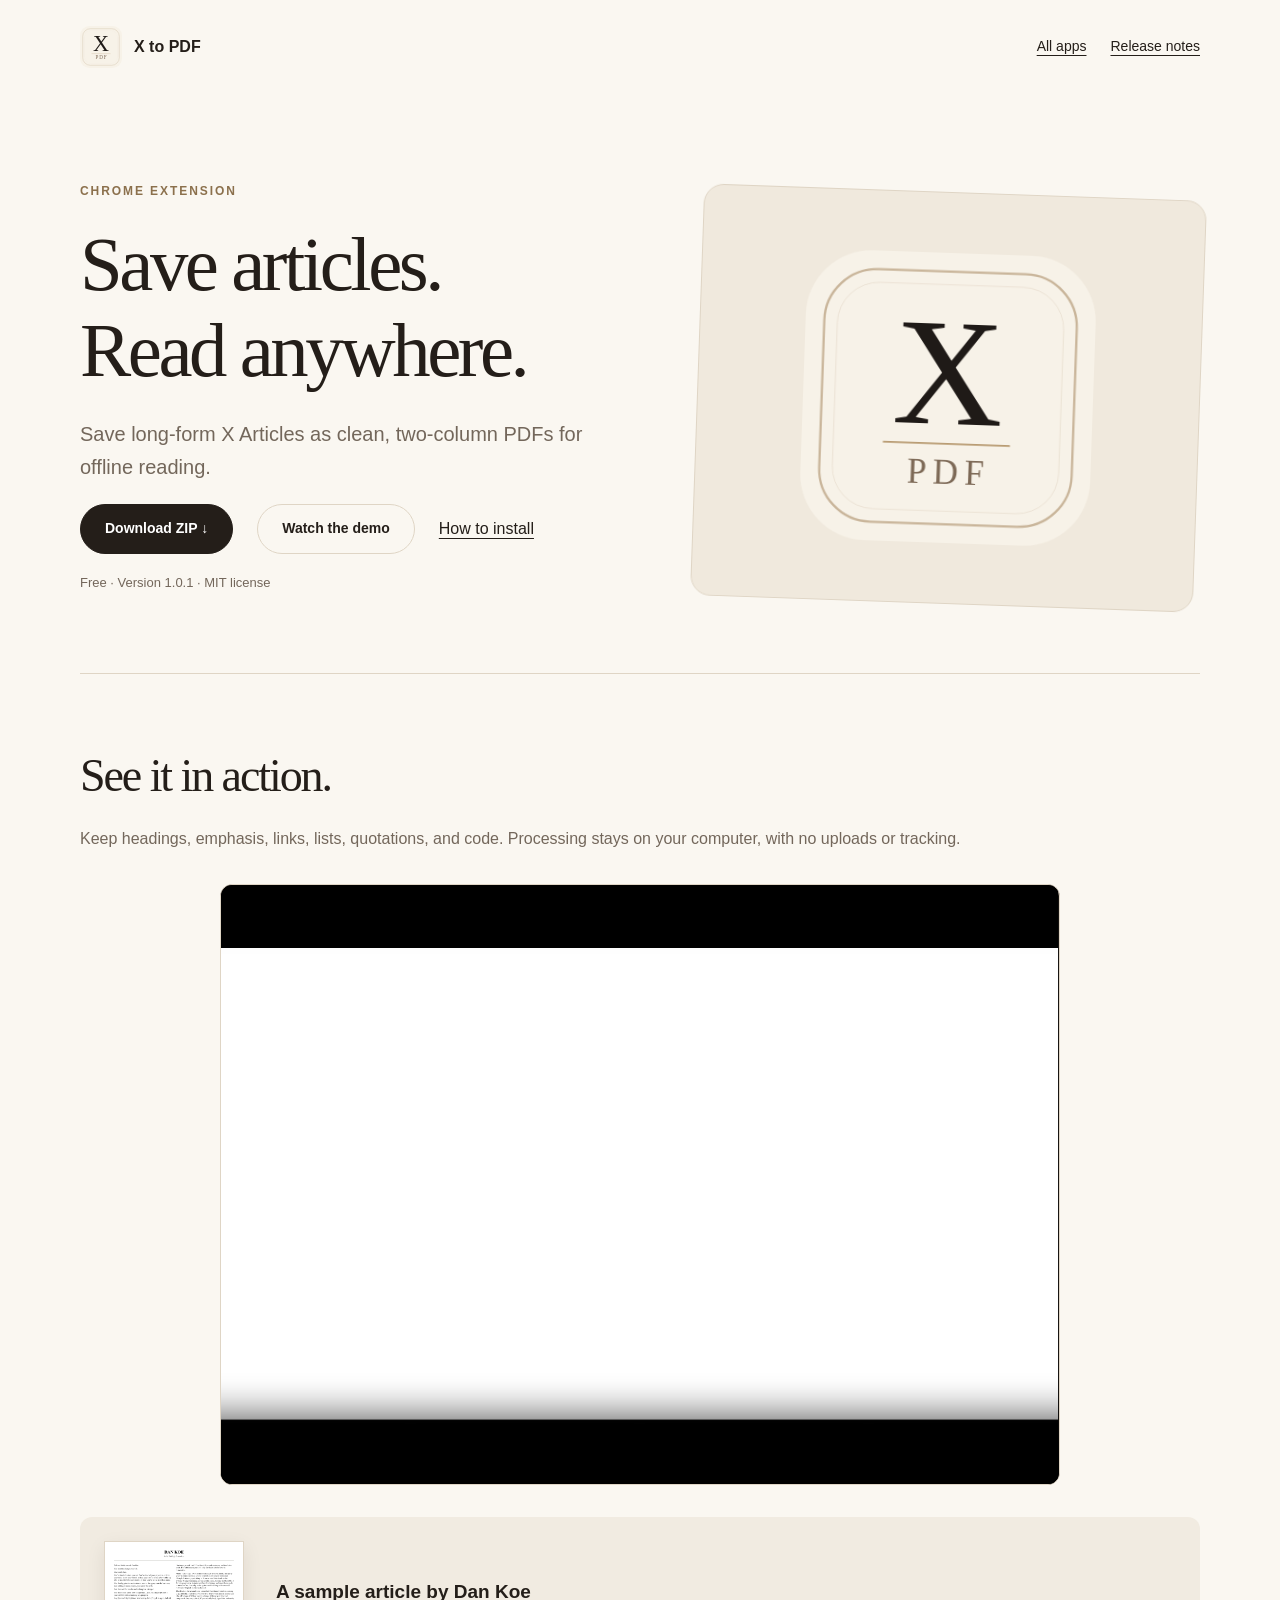
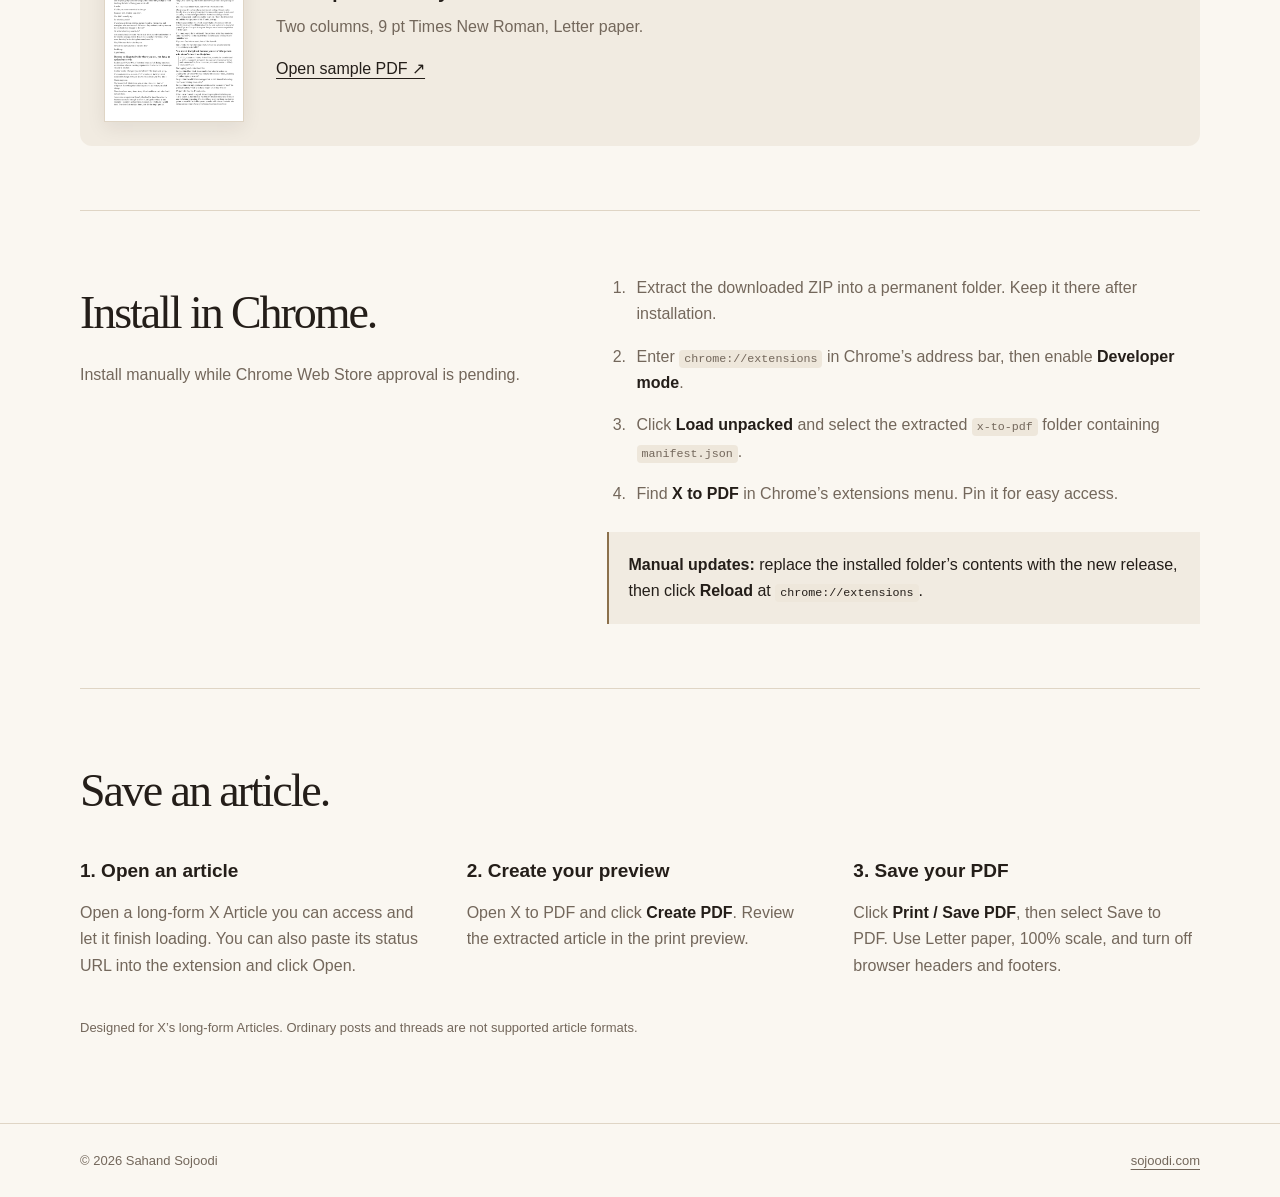
<file: web-page/index.html>
<!doctype html>
<html lang="en">
<head>
  <meta charset="utf-8">
  <meta name="viewport" content="width=device-width, initial-scale=1">
  <title>X to PDF — Save articles. Read anywhere.</title>
  <meta name="description" content="Save X Articles as clean, two-column PDFs. A free Chrome extension with local processing and no tracking.">
  <link rel="canonical" href="https://sojoodi.com/apps/XtoPDF/">
  <meta name="theme-color" content="#faf7f1">
  <meta property="og:title" content="X to PDF — Save articles. Read anywhere.">
  <meta property="og:description" content="Turn an X Article into a clean PDF for offline reading. Free, private, and simple.">
  <meta property="og:type" content="website">
  <meta property="og:url" content="https://sojoodi.com/apps/XtoPDF/">
  <link rel="icon" href="images/app-icon.svg" type="image/svg+xml">
  <link rel="stylesheet" href="styles.css">
</head>
<body>
  <a class="skip" href="#main">Skip to content</a>
  <nav class="shell" aria-label="Main navigation">
    <a class="brand" href="./"><img src="images/app-icon.svg" width="42" height="42" alt="">X to PDF</a>
    <div class="nav-links"><a href="https://sojoodi.com/apps/">All apps</a><a href="release-notes.html">Release notes</a></div>
  </nav>
  <main id="main" class="shell">
    <header class="hero">
      <div>
        <p class="eyebrow">Chrome extension</p>
        <h1>Save articles.<br>Read anywhere.</h1>
        <p class="lead">Save long-form X Articles as clean, two-column PDFs for offline reading.</p>
        <div class="actions"><a class="button primary" href="downloads/x-to-pdf-v1.0.1.zip" download>Download ZIP ↓</a><a class="button" href="#demo">Watch the demo</a><a href="#install">How to install</a></div>
        <p class="meta">Free · Version 1.0.1 · MIT license</p>
      </div>
      <div class="hero-art"><img src="images/app-icon.svg" width="1024" height="1024" alt="X to PDF: a serif X and PDF lettering framed in warm ivory and gold"></div>
    </header>
    <section id="demo" aria-labelledby="demo-title">
      <h2 id="demo-title">See it in action.</h2>
      <p class="muted">Keep headings, emphasis, links, lists, quotations, and code. Processing stays on your computer, with no uploads or tracking.</p>
      <figure class="demo-video">
        <video controls playsinline preload="metadata" width="1168" height="836" aria-label="X to PDF demonstration">
          <source src="assets/x-to-pdf-demo.webm" type="video/webm">
          <source src="assets/x-to-pdf-demo-browser.mp4" type="video/mp4">
          Your browser does not support embedded video. <a href="assets/x-to-pdf-demo-browser.mp4">Open the demo video</a>.
        </video>
      </figure>
      <div class="sample-download">
        <img class="sample-preview" src="images/sample-pdf-preview.png" alt="First-page preview of the sample PDF, showing the article’s two-column layout" loading="lazy">
        <div class="sample-details"><h3>A sample article by Dan Koe</h3><p class="muted">Two columns, 9 pt Times New Roman, Letter paper.</p><a href="assets/sample-pdf-dan-koe.pdf" target="_blank" rel="noopener">Open sample PDF ↗<span class="sr-only"> (opens in a new tab)</span></a></div>
      </div>
    </section>
    <section class="split" id="install" aria-labelledby="install-title">
      <div><h2 id="install-title">Install in Chrome.</h2><p class="muted">Install manually while Chrome Web Store approval is pending.</p></div>
      <div>
        <ol>
          <li>Extract the downloaded ZIP into a permanent folder. Keep it there after installation.</li>
          <li>Enter <code>chrome://extensions</code> in Chrome’s address bar, then enable <strong>Developer mode</strong>.</li>
          <li>Click <strong>Load unpacked</strong> and select the extracted <code>x-to-pdf</code> folder containing <code>manifest.json</code>.</li>
          <li>Find <strong>X to PDF</strong> in Chrome’s extensions menu. Pin it for easy access.</li>
        </ol>
        <div class="note"><p><strong>Manual updates:</strong> replace the installed folder’s contents with the new release, then click <strong>Reload</strong> at <code>chrome://extensions</code>.</p></div>
      </div>
    </section>
    <section aria-labelledby="use-title">
      <h2 id="use-title">Save an article.</h2>
      <div class="grid">
        <div><h3>1. Open an article</h3><p>Open a long-form X Article you can access and let it finish loading. You can also paste its status URL into the extension and click Open.</p></div>
        <div><h3>2. Create your preview</h3><p>Open X to PDF and click <strong>Create PDF</strong>. Review the extracted article in the print preview.</p></div>
        <div><h3>3. Save your PDF</h3><p>Click <strong>Print / Save PDF</strong>, then select Save to PDF. Use Letter paper, 100% scale, and turn off browser headers and footers.</p></div>
      </div>
      <p class="meta">Designed for X’s long-form Articles. Ordinary posts and threads are not supported article formats.</p>
    </section>
  </main>
  <footer><div class="shell"><span>© 2026 Sahand Sojoodi</span><a href="https://sojoodi.com/">sojoodi.com</a></div></footer>
</body>
</html>
</file>
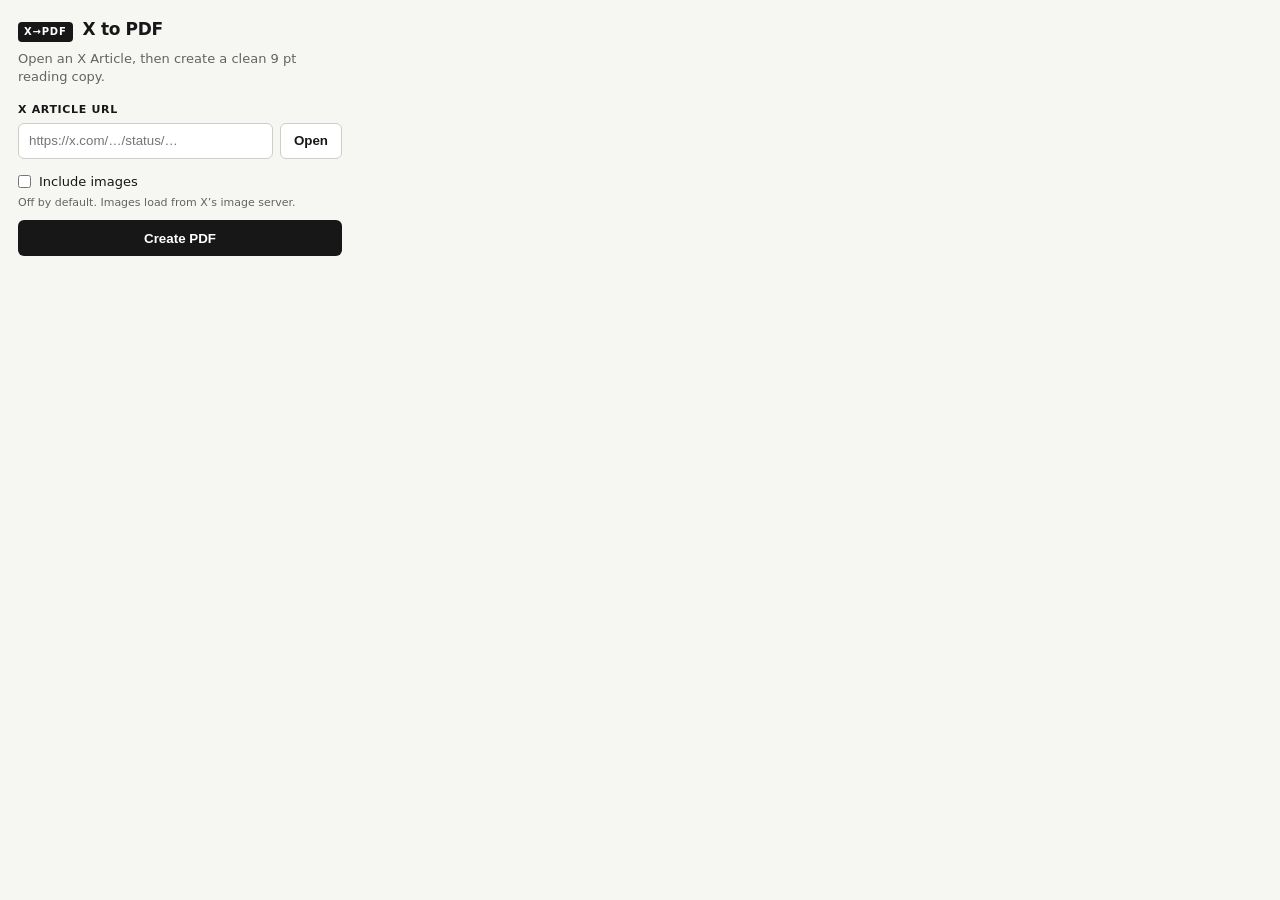
<file: popup.html>
<!doctype html>
<html lang="en">
  <head>
    <meta charset="utf-8">
    <meta name="viewport" content="width=device-width, initial-scale=1">
    <link rel="stylesheet" href="popup.css">
    <title>X to PDF</title>
  </head>
  <body>
    <main>
      <header>
        <span class="mark">X→PDF</span>
        <h1>X to PDF</h1>
      </header>
      <p class="description">Open an X Article, then create a clean 9 pt reading copy.</p>
      <label for="url">X Article URL</label>
      <div class="url-row">
        <input id="url" type="url" spellcheck="false" placeholder="https://x.com/…/status/…">
        <button id="open" class="secondary" type="button">Open</button>
      </div>
      <label class="image-option"><input id="include-images" type="checkbox"> Include images</label>
      <p class="image-help">Off by default. Images load from X’s image server.</p>
      <button id="create" class="primary" type="button">Create PDF</button>
      <p id="status" role="status" aria-live="polite"></p>
    </main>
    <script src="popup.js"></script>
  </body>
</html>
</file>
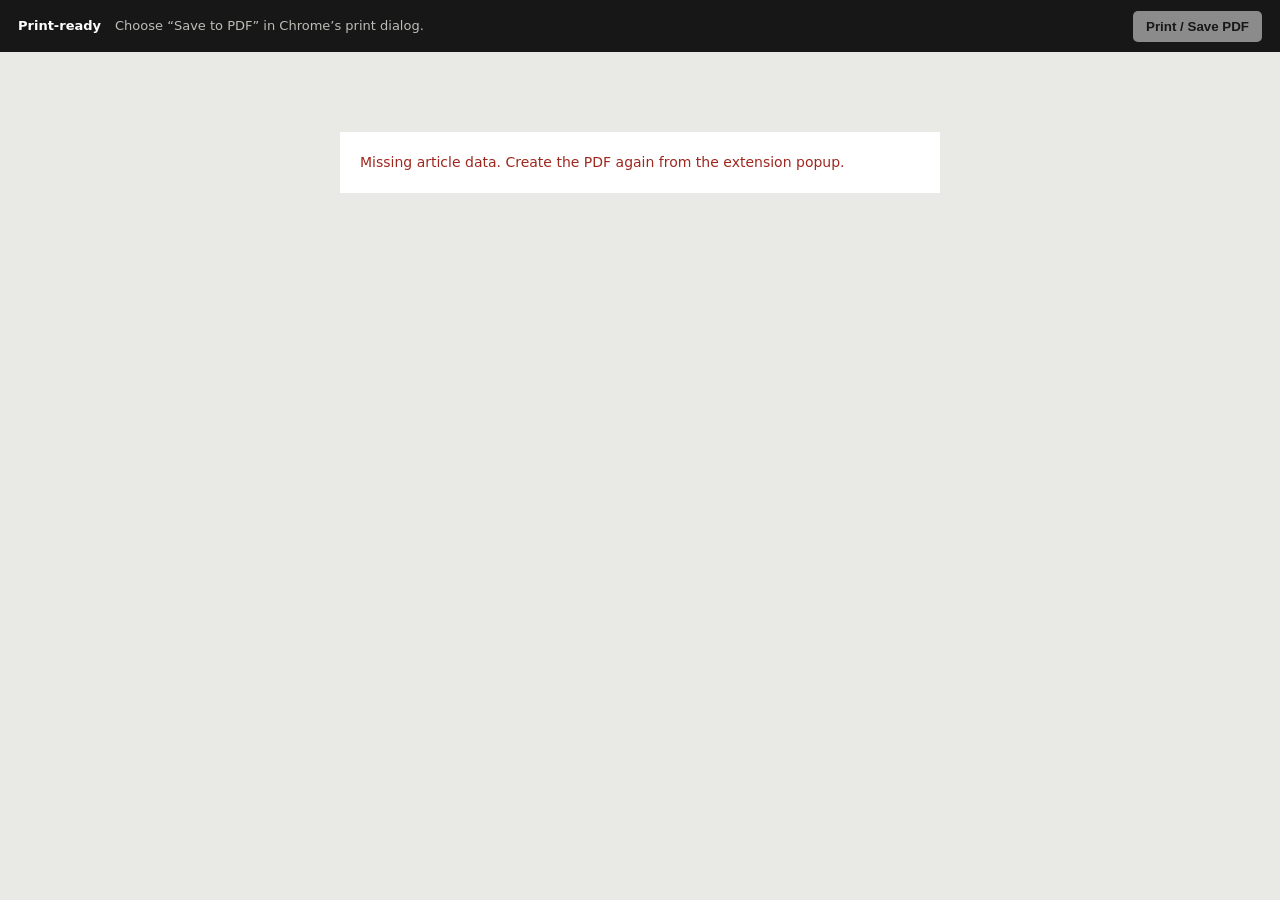
<file: print.html>
<!doctype html>
<html lang="en">
  <head>
    <meta charset="utf-8">
    <meta name="viewport" content="width=device-width, initial-scale=1">
    <link rel="stylesheet" href="print.css">
    <title>Print X Article</title>
  </head>
  <body>
    <aside class="toolbar">
      <strong>Print-ready</strong>
      <span>Choose “Save to PDF” in Chrome’s print dialog.</span>
      <button id="print">Print / Save PDF</button>
    </aside>
    <article id="document" hidden>
      <header>
        <h1 id="title"></h1>
        <p id="byline"></p>
      </header>
      <main id="content"></main>
      <footer>Original: <a id="source"></a></footer>
    </article>
    <p id="error" hidden></p>
    <script src="print.js"></script>
  </body>
</html>
</file>
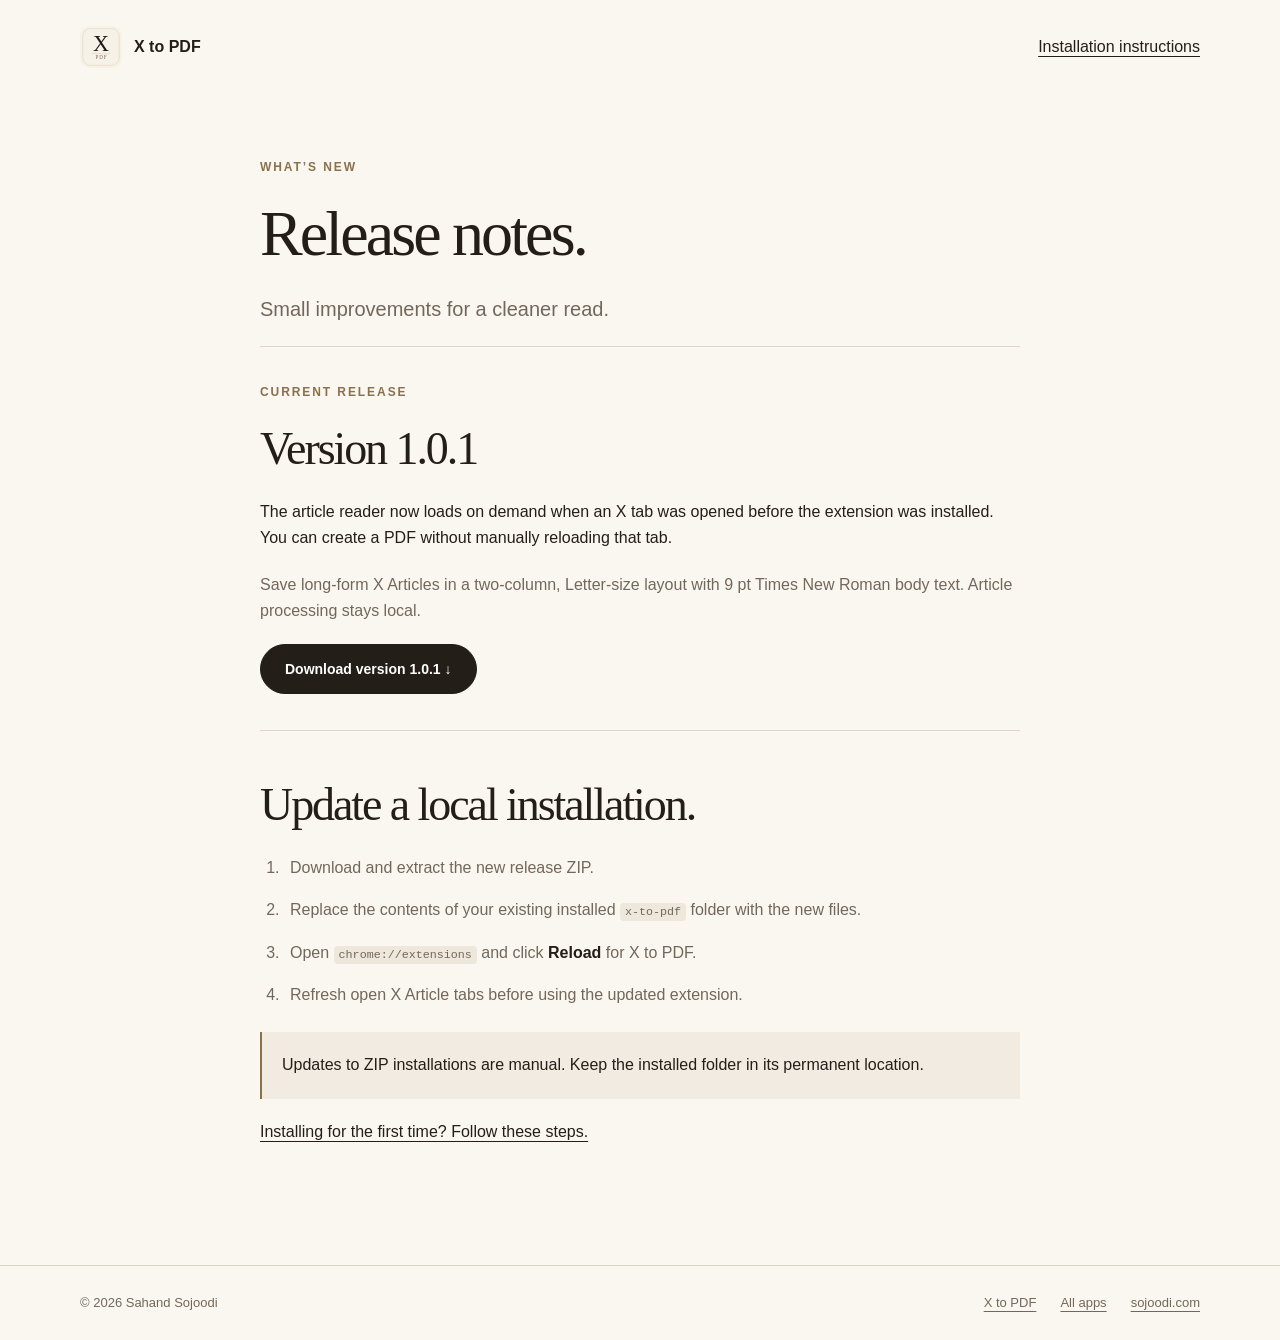
<file: web-page/release-notes.html>
<!doctype html>
<html lang="en">
<head>
  <meta charset="utf-8">
  <meta name="viewport" content="width=device-width, initial-scale=1">
  <title>Release notes — X to PDF</title>
  <meta name="description" content="X to PDF release notes, downloads, and instructions for updating your local Chrome extension.">
  <link rel="canonical" href="https://sojoodi.com/apps/XtoPDF/release-notes.html">
  <link rel="icon" href="images/app-icon.svg" type="image/svg+xml">
  <link rel="stylesheet" href="styles.css">
</head>
<body>
  <a class="skip" href="#main">Skip to content</a>
  <nav class="shell" aria-label="Main navigation"><a class="brand" href="./"><img src="images/app-icon.svg" width="42" height="42" alt="">X to PDF</a><a href="index.html#install">Installation instructions</a></nav>
  <main class="shell prose" id="main">
    <header><p class="eyebrow">What’s new</p><h1>Release notes.</h1><p class="lead">Small improvements for a cleaner read.</p></header>
    <section aria-labelledby="version-title">
      <p class="eyebrow">Current release</p><h2 id="version-title">Version 1.0.1</h2>
      <p>The article reader now loads on demand when an X tab was opened before the extension was installed. You can create a PDF without manually reloading that tab.</p>
      <p class="muted">Save long-form X Articles in a two-column, Letter-size layout with 9 pt Times New Roman body text. Article processing stays local.</p>
      <a class="button primary" href="downloads/x-to-pdf-v1.0.1.zip" download>Download version 1.0.1 ↓</a>
    </section>
    <section aria-labelledby="update-title"><h2 id="update-title">Update a local installation.</h2>
      <ol><li>Download and extract the new release ZIP.</li><li>Replace the contents of your existing installed <code>x-to-pdf</code> folder with the new files.</li><li>Open <code>chrome://extensions</code> and click <strong>Reload</strong> for X to PDF.</li><li>Refresh open X Article tabs before using the updated extension.</li></ol>
      <p class="note">Updates to ZIP installations are manual. Keep the installed folder in its permanent location.</p>
      <p><a href="index.html#install">Installing for the first time? Follow these steps.</a></p>
    </section>
  </main>
  <footer><div class="shell"><span>© 2026 Sahand Sojoodi</span><div class="nav-links"><a href="./">X to PDF</a><a href="https://sojoodi.com/apps/">All apps</a><a href="https://sojoodi.com/">sojoodi.com</a></div></div></footer>
</body>
</html>
</file>
<file: web-page/styles.css>
:root { color-scheme: light; --ink: #241e19; --muted: #73675b; --paper: #faf7f1; --line: #dfd5c5; --accent: #8b704c; }
* { box-sizing: border-box; }
html { scroll-behavior: smooth; }
body { margin: 0; background: var(--paper); color: var(--ink); font-family: -apple-system, BlinkMacSystemFont, "Segoe UI", sans-serif; line-height: 1.65; }
a { color: inherit; text-underline-offset: 4px; }
a:hover { color: var(--accent); }
a:focus-visible { outline: 3px solid var(--accent); outline-offset: 5px; }
img { display: block; max-width: 100%; height: auto; }
.shell { width: min(1120px, calc(100% - 48px)); margin-inline: auto; }
.skip { position: absolute; left: 24px; top: -80px; padding: 12px; background: white; }
.skip:focus { top: 8px; }
nav, footer .shell { display: flex; align-items: center; justify-content: space-between; gap: 24px; padding-block: 26px; }
.brand { display: inline-flex; align-items: center; gap: 12px; font-weight: 650; text-decoration: none; }
.brand img { width: 42px; height: 42px; }
.nav-links, .actions { display: flex; flex-wrap: wrap; gap: 16px 24px; align-items: center; }
.nav-links { font-size: 14px; }
.hero { padding-block: 88px 60px; display: grid; grid-template-columns: 1.1fr 1fr; align-items: center; gap: 64px; }
.eyebrow { color: var(--accent); font-size: 12px; font-weight: 700; letter-spacing: .16em; text-transform: uppercase; }
h1, h2, h3 { line-height: 1.12; font-weight: 500; }
h1, h2 { font-family: Georgia, "Times New Roman", serif; letter-spacing: -.045em; }
h1 { font-size: clamp(48px, 6vw, 78px); margin: 18px 0 24px; }
h2 { font-size: clamp(32px, 4vw, 46px); margin: 12px 0 24px; }
h3 { font-size: 19px; font-weight: 600; }
p { margin: 0 0 20px; }
.lead { font-size: 20px; color: var(--muted); max-width: 550px; }
.button { display: inline-flex; justify-content: center; align-items: center; min-height: 50px; padding: 12px 24px; border-radius: 999px; border: 1px solid var(--line); text-decoration: none; font-weight: 600; font-size: 14px; }
.primary { background: var(--ink); color: white; border-color: var(--ink); }
.primary:hover { background: #4c3c2d; color: white; }
.meta { font-size: 13px; color: var(--muted); margin-top: 18px; }
.hero-art { background: #f0e9dd; border: 1px solid var(--line); border-radius: 20px; padding: 60px; transform: rotate(2deg); }
.hero-art img { width: 100%; max-width: 290px; margin: auto; }
section { padding-block: 64px; border-top: 1px solid var(--line); scroll-margin-top: 20px; }
.grid { display: grid; grid-template-columns: repeat(3, 1fr); gap: 40px; }
.grid p, li, .muted { color: var(--muted); }
.demo-video { width: min(100%, 840px); margin: 32px auto; }
.demo-video video { display: block; width: 100%; height: auto; aspect-ratio: 292 / 209; object-fit: contain; background: #171411; border: 1px solid var(--line); border-radius: 12px; }
.sample-download { display: flex; flex-wrap: wrap; align-items: center; gap: 24px 32px; padding: 24px; background: #f1ebe1; border-radius: 12px; }
.sample-download h3 { margin: 0 0 12px; }
.sample-download p { margin: 0 0 16px; }
.sample-preview { width: 140px; height: auto; border: 1px solid var(--line); box-shadow: 0 6px 18px #241e1914; }
.sample-details { flex: 1 1 240px; }
.sr-only { position: absolute; width: 1px; height: 1px; padding: 0; margin: -1px; overflow: hidden; clip-path: inset(50%); white-space: nowrap; }
.split { display: grid; grid-template-columns: 1fr 1.3fr; gap: 70px; }
ol { padding-left: 24px; margin: 0; }
li { padding-left: 6px; margin-bottom: 16px; }
strong { color: var(--ink); }
code { font-size: .9em; background: #eee7db; padding: 2px 5px; border-radius: 4px; overflow-wrap: anywhere; }
.note { margin-top: 24px; padding: 20px; border-left: 2px solid var(--accent); background: #f1ebe1; }
.note p:last-child { margin-bottom: 0; }
footer { border-top: 1px solid var(--line); color: var(--muted); font-size: 13px; }
footer .nav-links { font-size: 13px; }
.prose { max-width: 760px; padding-block: 64px; }
.prose h1 { font-size: clamp(44px, 6vw, 64px); }
.prose section { padding-block: 36px; }
@media (max-width: 760px) {
  .hero { grid-template-columns: 1fr; gap: 40px; padding-top: 48px; }
  .hero-art { padding: 36px; transform: none; }
  .hero-art img { max-width: 190px; }
  .grid, .split { grid-template-columns: 1fr; gap: 24px; }
  footer .shell { align-items: flex-start; flex-direction: column; }
  section { padding-block: 44px; }
  nav { flex-wrap: wrap; }
}
@media (prefers-reduced-motion: reduce) { html { scroll-behavior: auto; } }
</file>
<file: popup.css>
:root {
  color-scheme: light;
  font: 13px/1.4 system-ui, sans-serif;
  color: #171717;
  background: #f6f6f3;
}

* { box-sizing: border-box; }
body { margin: 0; width: 360px; }
main { padding: 18px; }
header { display: flex; align-items: baseline; gap: 10px; }
h1 { margin: 0; font-size: 17px; letter-spacing: -0.02em; }
.mark { font: 700 10px/1 system-ui; letter-spacing: .08em; color: #fff; background: #171717; padding: 5px 6px; border-radius: 4px; }
.description { margin: 8px 0 16px; color: #64645f; }
label { display: block; margin-bottom: 5px; font-size: 11px; font-weight: 650; text-transform: uppercase; letter-spacing: .06em; }
.url-row { display: flex; gap: 7px; }
input[type="url"] { min-width: 0; flex: 1; height: 36px; padding: 0 10px; border: 1px solid #cecec8; border-radius: 6px; background: white; outline: none; }
input[type="url"]:focus { border-color: #171717; box-shadow: 0 0 0 2px #17171716; }
button { height: 36px; border-radius: 6px; font-weight: 650; cursor: pointer; }
.secondary { padding: 0 13px; border: 1px solid #cecec8; background: #fff; color: #171717; }
.primary { width: 100%; margin-top: 10px; border: 0; background: #171717; color: white; }
button:disabled { opacity: .5; cursor: wait; }
#status { min-height: 18px; margin: 10px 0 0; color: #64645f; font-size: 12px; }
#status.error { color: #a1261c; }


.image-option { display: flex; align-items: center; gap: 8px; margin: 14px 0 4px; font-size: 13px; font-weight: 500; text-transform: none; letter-spacing: normal; }
.image-option input { margin: 0; accent-color: #171717; }
.image-help { margin: 0; font-size: 11px; color: #64645f; }
</file>
<file: print.css>
:root { color-scheme: light; }
* { box-sizing: border-box; }
body { margin: 0; color: #171717; background: #e9e9e5; }
.toolbar {
  position: sticky; top: 0; z-index: 2; display: flex; align-items: center; gap: 14px;
  min-height: 52px; padding: 8px 18px; color: #fff; background: #171717;
  font: 13px/1.3 system-ui, sans-serif;
}
.toolbar span { flex: 1; color: #bdbdb7; }
.toolbar button { border: 0; border-radius: 5px; padding: 8px 13px; background: #fff; color: #171717; font-weight: 700; cursor: pointer; }
#document { width: 8.5in; min-height: 11in; margin: 22px auto; padding: .52in .55in .55in; background: #fff; box-shadow: 0 8px 30px #0002; }
#document > header { text-align: center; margin: 0 0 .23in; border-bottom: .5pt solid #8d8d87; padding-bottom: .15in; }
h1 { max-width: 7in; margin: 0 auto .05in; font: 700 19pt/1.02 "Times New Roman", Times, serif; letter-spacing: -.015em; }
#byline { margin: 0; color: #555; font: italic 9.5pt/1.2 "Times New Roman", Times, serif; }
#content { column-count: 2; column-gap: .25in; column-rule: .35pt solid #d2d2cc; font: 9pt/1.18 "Times New Roman", Times, serif; text-align: left; }
#content p, #content blockquote, #content pre { margin: 0 0 4.1pt; orphans: 3; widows: 3; }
#content h2, #content h3, #content h4, #content h5, #content h6 { break-after: avoid; margin: 7pt 0 3.5pt; font: 700 11pt/1.12 "Times New Roman", Times, serif; }
#content blockquote { break-inside: avoid; margin-left: 9pt; padding-left: 7pt; border-left: 1pt solid #999; color: #3b3b3b; font-style: italic; }
#content ul, #content ol { margin: 0 0 4pt; padding-left: 15pt; }
#content li { margin: 0 0 2pt; }
#content pre { break-inside: avoid; overflow-wrap: anywhere; white-space: pre-wrap; padding: 6pt; background: #f2f2ef; font: 7.7pt/1.22 ui-monospace, monospace; }
#content a, footer a { color: inherit; text-decoration: underline; text-decoration-thickness: .4pt; }
footer { margin-top: .17in; padding-top: .08in; border-top: .5pt solid #aaa; color: #666; font: italic 7.5pt/1.2 "Times New Roman", Times, serif; }
#error { max-width: 600px; margin: 80px auto; padding: 20px; background: #fff; color: #9e271e; font: 14px/1.5 system-ui, sans-serif; }

@page { size: Letter; margin: .5in .55in .55in; }
@media print {
  body { background: #fff; }
  .toolbar { display: none; }
  #document { width: auto; min-height: 0; margin: 0; padding: 0; box-shadow: none; }
}


#content figure { margin: 6pt 0; break-inside: avoid; }
#content figure img { display: block; width: 100%; height: auto; max-height: 8in; object-fit: contain; }
#content figcaption { font: italic 8pt/1.2 "Times New Roman", Times, serif; color: #666; }
.toolbar button:disabled { opacity: .5; cursor: wait; }
</file>
